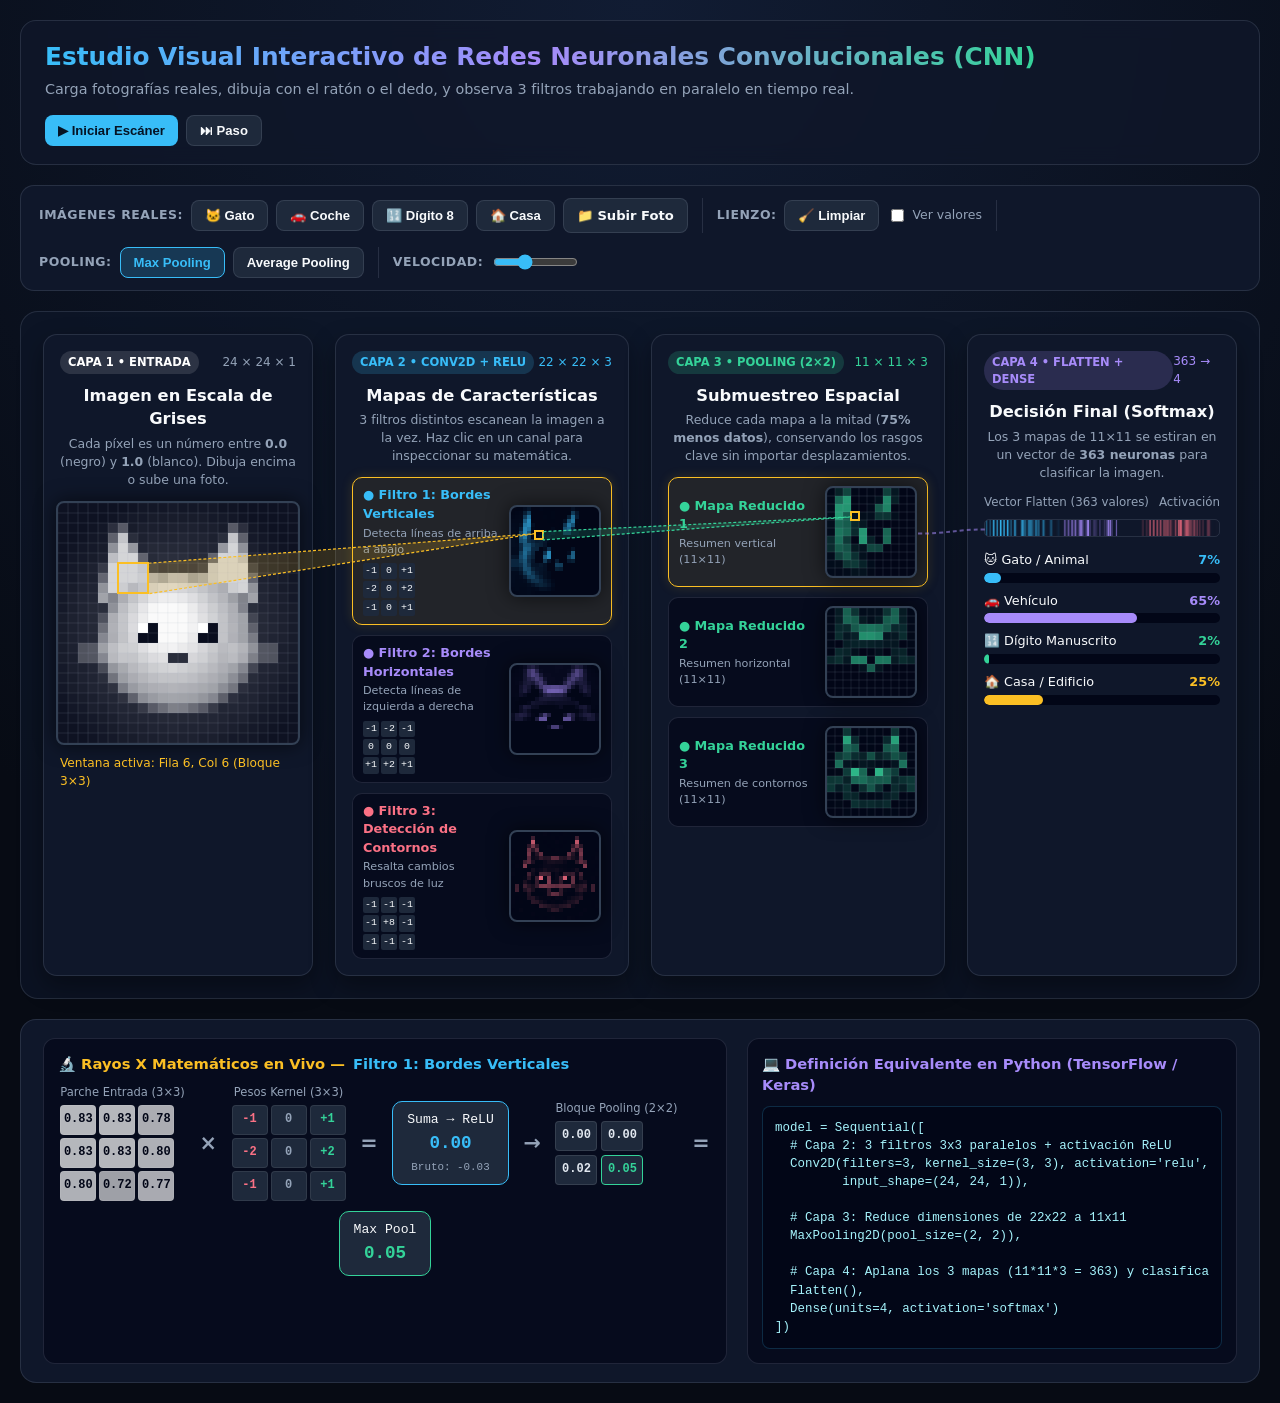
<file: simulador-interactivo-de-redes-convolucionales/public/assets/aistudio/estudio_visual_cnn_real_ff18f86b.html>
<!DOCTYPE html>
<html lang="es">
<head>
<meta charset="UTF-8">
<meta name="viewport" content="width=device-width, initial-scale=1.0">
<title>Estudio Visual CNN — Con Imágenes Reales y Arquitectura Multicapa</title>
<style>
  :root {
    --bg: #070b14;
    --surface: #0f172a;
    --surface-2: #1e293b;
    --surface-3: #283548;
    --text: #f8fafc;
    --muted: #94a3b8;
    --cyan: #38bdf8;
    --emerald: #34d399;
    --amber: #fbbf24;
    --purple: #a78bfa;
    --rose: #fb7185;
    --border: rgba(148, 163, 184, 0.18);
  }
  * { box-sizing: border-box; }
  body {
    font-family: 'Segoe UI', system-ui, -apple-system, sans-serif;
    background: radial-gradient(circle at top center, #111c33 0%, var(--bg) 65%);
    color: var(--text);
    margin: 0;
    padding: 20px;
    line-height: 1.45;
  }
  .container { max-width: 1420px; margin: 0 auto; }

  /* HEADER */
  header {
    display: flex;
    flex-wrap: wrap;
    justify-content: space-between;
    align-items: center;
    gap: 15px;
    background: rgba(15, 23, 42, 0.8);
    border: 1px solid var(--border);
    border-radius: 16px;
    padding: 18px 24px;
    margin-bottom: 20px;
    backdrop-filter: blur(10px);
  }
  header h1 {
    margin: 0;
    font-size: 1.55rem;
    background: linear-gradient(90deg, var(--cyan), var(--purple), var(--emerald));
    -webkit-background-clip: text;
    -webkit-text-fill-color: transparent;
  }
  header p { margin: 4px 0 0 0; color: var(--muted); font-size: 0.9rem; }

  /* BARRA DE CONTROLES */
  .toolbar {
    display: flex;
    flex-wrap: wrap;
    gap: 14px;
    align-items: center;
    background: var(--surface);
    border: 1px solid var(--border);
    border-radius: 14px;
    padding: 12px 18px;
    margin-bottom: 20px;
  }
  .tool-group {
    display: flex;
    align-items: center;
    gap: 8px;
    padding-right: 14px;
    border-right: 1px solid var(--border);
  }
  .tool-group:last-child { border-right: none; padding-right: 0; }
  .tool-label { font-size: 0.78rem; text-transform: uppercase; letter-spacing: 0.5px; color: var(--muted); font-weight: 700; }

  button, select, label.file-btn {
    background: var(--surface-2);
    color: var(--text);
    border: 1px solid var(--border);
    padding: 7px 13px;
    border-radius: 8px;
    font-weight: 600;
    cursor: pointer;
    font-size: 0.82rem;
    transition: all 0.15s ease;
    display: inline-flex;
    align-items: center;
    gap: 6px;
  }
  button:hover, label.file-btn:hover { background: var(--surface-3); border-color: var(--cyan); }
  button.primary { background: var(--cyan); color: #051324; border: none; }
  button.primary:hover { background: #7dd3fc; }
  button.play-active { background: var(--amber); color: #1a1100; border: none; }
  button.active-pill { background: rgba(56, 189, 248, 0.2); border-color: var(--cyan); color: var(--cyan); }
  input[type="file"] { display: none; }
  input[type="range"] { accent-color: var(--cyan); width: 85px; cursor: pointer; }

  /* PIPELINE PRINCIPAL */
  .pipeline-wrapper {
    position: relative;
    background: rgba(15, 23, 42, 0.65);
    border: 1px solid var(--border);
    border-radius: 18px;
    padding: 22px;
    margin-bottom: 20px;
  }
  #connectorSvg {
    position: absolute;
    top: 0; left: 0;
    width: 100%; height: 100%;
    pointer-events: none;
    z-index: 5;
  }
  .pipeline-grid {
    display: grid;
    grid-template-columns: 270px 1fr 1fr 270px;
    gap: 22px;
    position: relative;
    z-index: 2;
  }
  @media (max-width: 1220px) {
    .pipeline-grid { grid-template-columns: repeat(2, 1fr); }
    #connectorSvg { display: none; }
  }
  @media (max-width: 680px) {
    .pipeline-grid { grid-template-columns: 1fr; }
  }

  .card {
    background: var(--surface);
    border: 1px solid var(--border);
    border-radius: 14px;
    padding: 16px;
    display: flex;
    flex-direction: column;
    align-items: center;
    box-shadow: 0 10px 25px rgba(0,0,0,0.35);
  }
  .card-header {
    width: 100%;
    display: flex;
    justify-content: space-between;
    align-items: center;
    margin-bottom: 6px;
  }
  .badge {
    font-size: 0.72rem;
    font-weight: 800;
    padding: 3px 8px;
    border-radius: 999px;
    text-transform: uppercase;
  }
  .badge-in { background: rgba(248,250,252,0.12); color: #fff; }
  .badge-conv { background: rgba(56,189,248,0.18); color: var(--cyan); }
  .badge-pool { background: rgba(52,211,153,0.18); color: var(--emerald); }
  .badge-dense { background: rgba(167,139,250,0.18); color: var(--purple); }

  .card h2 { font-size: 1.02rem; margin: 4px 0; text-align: center; }
  .card-desc { font-size: 0.78rem; color: var(--muted); text-align: center; margin: 0 0 12px 0; min-height: 34px; }

  canvas.matrix-canvas {
    background: #020617;
    border: 2px solid #334155;
    border-radius: 8px;
    cursor: crosshair;
    box-shadow: 0 0 20px rgba(0,0,0,0.6);
    touch-action: none;
  }

  /* MULTI-CANAL PARALELO */
  .channels-stack {
    display: flex;
    flex-direction: column;
    gap: 10px;
    width: 100%;
  }
  .channel-box {
    background: rgba(2, 6, 23, 0.65);
    border: 1px solid var(--border);
    border-radius: 10px;
    padding: 8px 10px;
    display: flex;
    align-items: center;
    justify-content: space-between;
    gap: 10px;
    cursor: pointer;
    transition: all 0.15s;
  }
  .channel-box:hover { border-color: var(--cyan); }
  .channel-box.selected {
    border-color: var(--amber);
    background: rgba(251, 191, 36, 0.08);
    box-shadow: 0 0 12px rgba(251, 191, 36, 0.15);
  }
  .channel-info { flex: 1; text-align: left; }
  .channel-title { font-size: 0.8rem; font-weight: 700; display: flex; align-items: center; gap: 6px; }
  .channel-sub { font-size: 0.7rem; color: var(--muted); margin-top: 2px; }
  .mini-kernel {
    display: grid;
    grid-template-columns: repeat(3, 16px);
    gap: 2px;
    margin-top: 5px;
  }
  .mini-kernel span {
    font-size: 0.62rem;
    font-family: monospace;
    background: var(--surface-2);
    text-align: center;
    border-radius: 2px;
    padding: 1px 0;
  }

  /* VECTOR FLATTEN Y SALIDA */
  .flatten-strip {
    width: 100%;
    height: 18px;
    border-radius: 5px;
    border: 1px solid var(--border);
    margin: 8px 0 14px 0;
  }
  .pred-list { width: 100%; }
  .pred-item { margin-bottom: 9px; }
  .pred-top { display: flex; justify-content: space-between; font-size: 0.8rem; margin-bottom: 3px; }
  .pred-track { width: 100%; height: 10px; background: #020617; border-radius: 99px; overflow: hidden; }
  .pred-fill { height: 100%; border-radius: 99px; transition: width 0.25s ease; }

  /* PANEL RAYOS X MATEMÁTICOS */
  .xray-panel {
    background: var(--surface);
    border: 1px solid var(--border);
    border-radius: 16px;
    padding: 18px 22px;
    display: grid;
    grid-template-columns: 1.4fr 1fr;
    gap: 20px;
  }
  @media (max-width: 980px) { .xray-panel { grid-template-columns: 1fr; } }

  .xray-box {
    background: rgba(2, 6, 23, 0.65);
    border: 1px solid var(--border);
    border-radius: 12px;
    padding: 14px;
  }
  .xray-box h3 { margin: 0 0 10px 0; font-size: 0.92rem; color: var(--amber); display: flex; align-items: center; gap: 8px; }
  .math-flow {
    display: flex;
    flex-wrap: wrap;
    align-items: center;
    justify-content: space-around;
    gap: 10px;
  }
  .grid-3x3 {
    display: grid;
    grid-template-columns: repeat(3, 36px);
    gap: 3px;
  }
  .grid-2x2 {
    display: grid;
    grid-template-columns: repeat(2, 42px);
    gap: 4px;
  }
  .m-cell {
    height: 30px;
    display: flex;
    align-items: center;
    justify-content: center;
    font-family: monospace;
    font-size: 0.75rem;
    font-weight: 700;
    border-radius: 4px;
    background: var(--surface-2);
    border: 1px solid rgba(255,255,255,0.08);
  }
  .op-symbol { font-size: 1.3rem; font-weight: 800; color: var(--muted); }
  .result-pill {
    background: var(--surface-2);
    border: 1px solid var(--cyan);
    padding: 8px 14px;
    border-radius: 10px;
    text-align: center;
    font-family: monospace;
    font-size: 0.82rem;
  }
  .result-pill strong { display: block; font-size: 1.1rem; color: var(--cyan); margin-top: 2px; }

  pre.keras-code {
    margin: 0;
    background: #020617;
    padding: 12px;
    border-radius: 8px;
    font-size: 0.78rem;
    color: #a5f3fc;
    overflow-x: auto;
    border: 1px solid rgba(56,189,248,0.2);
  }
</style>
</head>
<body>

<div class="container">
  <header>
    <div>
      <h1>Estudio Visual Interactivo de Redes Neuronales Convolucionales (CNN)</h1>
      <p>Carga fotografías reales, dibuja con el ratón o el dedo, y observa 3 filtros trabajando en paralelo en tiempo real.</p>
    </div>
    <div style="display:flex; gap:8px; flex-wrap:wrap;">
      <button id="btnPlay" class="primary" onclick="toggleAnimation()">▶ Iniciar Escáner</button>
      <button onclick="stepAnimation()">⏭ Paso</button>
    </div>
  </header>

  <!-- BARRA DE HERRAMIENTAS -->
  <div class="toolbar">
    <div class="tool-group">
      <span class="tool-label">Imágenes Reales:</span>
      <button onclick="loadRealSample('cat')">🐱 Gato</button>
      <button onclick="loadRealSample('car')">🚗 Coche</button>
      <button onclick="loadRealSample('digit8')">🔢 Dígito 8</button>
      <button onclick="loadRealSample('house')">🏠 Casa</button>
      <label class="file-btn">
        📁 Subir Foto
        <input type="file" id="imgUpload" accept="image/*" onchange="handleImageUpload(event)">
      </label>
    </div>

    <div class="tool-group">
      <span class="tool-label">Lienzo:</span>
      <button onclick="clearGrid()">🧹 Limpiar</button>
      <label style="font-size:0.78rem; color:var(--muted); display:flex; align-items:center; gap:5px; cursor:pointer;">
        <input type="checkbox" id="chkNumbers" onchange="renderAll()"> Ver valores
      </label>
    </div>

    <div class="tool-group">
      <span class="tool-label">Pooling:</span>
      <button id="btnMaxPool" class="active-pill" onclick="setPoolMode('max')">Max Pooling</button>
      <button id="btnAvgPool" onclick="setPoolMode('avg')">Average Pooling</button>
    </div>

    <div class="tool-group">
      <span class="tool-label">Velocidad:</span>
      <input type="range" id="speedRange" min="40" max="450" value="180">
    </div>
  </div>

  <!-- FLUJO VISUAL DE LA CNN -->
  <div class="pipeline-wrapper" id="pipelineWrapper">
    <svg id="connectorSvg"></svg>

    <div class="pipeline-grid">
      <!-- ETAPA 1: ENTRADA -->
      <div class="card" id="cardInput">
        <div class="card-header">
          <span class="badge badge-in">Capa 1 • Entrada</span>
          <span style="font-size:0.75rem; color:var(--muted);">24 × 24 × 1</span>
        </div>
        <h2>Imagen en Escala de Grises</h2>
        <p class="card-desc">Cada píxel es un número entre <strong>0.0</strong> (negro) y <strong>1.0</strong> (blanco). Dibuja encima o sube una foto.</p>
        <canvas id="canvasInput" class="matrix-canvas" width="240" height="240"></canvas>
        <div style="margin-top:10px; font-size:0.76rem; color:var(--amber);" id="coordReadout">
          Ventana activa: Fila 0, Col 0
        </div>
      </div>

      <!-- ETAPA 2: CONVOLUCIÓN PARALELA (3 CANALES) -->
      <div class="card" id="cardConv">
        <div class="card-header">
          <span class="badge badge-conv">Capa 2 • Conv2D + ReLU</span>
          <span style="font-size:0.75rem; color:var(--cyan);">22 × 22 × 3</span>
        </div>
        <h2>Mapas de Características</h2>
        <p class="card-desc">3 filtros distintos escanean la imagen a la vez. Haz clic en un canal para inspeccionar su matemática.</p>

        <div class="channels-stack">
          <div class="channel-box selected" id="chBox0" onclick="selectChannel(0)">
            <div class="channel-info">
              <div class="channel-title" style="color:var(--cyan);">● Filtro 1: Bordes Verticales</div>
              <div class="channel-sub">Detecta líneas de arriba a abajo</div>
              <div class="mini-kernel" id="mk0"></div>
            </div>
            <canvas id="canvasConv0" class="matrix-canvas" width="88" height="88"></canvas>
          </div>

          <div class="channel-box" id="chBox1" onclick="selectChannel(1)">
            <div class="channel-info">
              <div class="channel-title" style="color:var(--purple);">● Filtro 2: Bordes Horizontales</div>
              <div class="channel-sub">Detecta líneas de izquierda a derecha</div>
              <div class="mini-kernel" id="mk1"></div>
            </div>
            <canvas id="canvasConv1" class="matrix-canvas" width="88" height="88"></canvas>
          </div>

          <div class="channel-box" id="chBox2" onclick="selectChannel(2)">
            <div class="channel-info">
              <div class="channel-title" style="color:var(--rose);">● Filtro 3: Detección de Contornos</div>
              <div class="channel-sub">Resalta cambios bruscos de luz</div>
              <div class="mini-kernel" id="mk2"></div>
            </div>
            <canvas id="canvasConv2" class="matrix-canvas" width="88" height="88"></canvas>
          </div>
        </div>
      </div>

      <!-- ETAPA 3: POOLING PARALELO (3 CANALES) -->
      <div class="card" id="cardPool">
        <div class="card-header">
          <span class="badge badge-pool">Capa 3 • Pooling (2×2)</span>
          <span style="font-size:0.75rem; color:var(--emerald);">11 × 11 × 3</span>
        </div>
        <h2>Submuestreo Espacial</h2>
        <p class="card-desc">Reduce cada mapa a la mitad (<strong>75% menos datos</strong>), conservando los rasgos clave sin importar desplazamientos.</p>

        <div class="channels-stack">
          <div class="channel-box selected" id="pBox0" onclick="selectChannel(0)">
            <div class="channel-info">
              <div class="channel-title" style="color:var(--emerald);">● Mapa Reducido 1</div>
              <div class="channel-sub">Resumen vertical (11×11)</div>
            </div>
            <canvas id="canvasPool0" class="matrix-canvas" width="88" height="88"></canvas>
          </div>

          <div class="channel-box" id="pBox1" onclick="selectChannel(1)">
            <div class="channel-info">
              <div class="channel-title" style="color:var(--emerald);">● Mapa Reducido 2</div>
              <div class="channel-sub">Resumen horizontal (11×11)</div>
            </div>
            <canvas id="canvasPool1" class="matrix-canvas" width="88" height="88"></canvas>
          </div>

          <div class="channel-box" id="pBox2" onclick="selectChannel(2)">
            <div class="channel-info">
              <div class="channel-title" style="color:var(--emerald);">● Mapa Reducido 3</div>
              <div class="channel-sub">Resumen de contornos (11×11)</div>
            </div>
            <canvas id="canvasPool2" class="matrix-canvas" width="88" height="88"></canvas>
          </div>
        </div>
      </div>

      <!-- ETAPA 4: FLATTEN + CLASIFICACIÓN -->
      <div class="card" id="cardDense">
        <div class="card-header">
          <span class="badge badge-dense">Capa 4 • Flatten + Dense</span>
          <span style="font-size:0.75rem; color:var(--purple);">363 → 4</span>
        </div>
        <h2>Decisión Final (Softmax)</h2>
        <p class="card-desc">Los 3 mapas de 11×11 se estiran en un vector de <strong>363 neuronas</strong> para clasificar la imagen.</p>

        <div style="width:100%; font-size:0.74rem; color:var(--muted); display:flex; justify-content:space-between;">
          <span>Vector Flatten (363 valores)</span>
          <span>Activación</span>
        </div>
        <canvas id="canvasFlatten" class="flatten-strip" width="236" height="18"></canvas>

        <div class="pred-list" id="predList"></div>
      </div>
    </div>
  </div>

  <!-- PANEL INFERIOR: RAYOS X MATEMÁTICOS + CÓDIGO KERAS -->
  <div class="xray-panel">
    <div class="xray-box">
      <h3>🔬 Rayos X Matemáticos en Vivo — <span id="activeChannelTitle" style="color:var(--cyan);">Filtro 1: Bordes Verticales</span></h3>
      <div class="math-flow">
        <div>
          <div style="font-size:0.72rem; color:var(--muted); text-align:center; margin-bottom:4px;">Parche Entrada (3×3)</div>
          <div class="grid-3x3" id="xrayPatch"></div>
        </div>

        <div class="op-symbol">×</div>

        <div>
          <div style="font-size:0.72rem; color:var(--muted); text-align:center; margin-bottom:4px;">Pesos Kernel (3×3)</div>
          <div class="grid-3x3" id="xrayKernel"></div>
        </div>

        <div class="op-symbol">=</div>

        <div class="result-pill">
          <span>Suma → ReLU</span>
          <strong id="xrayReluVal">0.00</strong>
          <span style="font-size:0.68rem; color:var(--muted);" id="xrayRawVal">Bruto: 0.00</span>
        </div>

        <div class="op-symbol">→</div>

        <div>
          <div style="font-size:0.72rem; color:var(--muted); text-align:center; margin-bottom:4px;">Bloque Pooling (2×2)</div>
          <div class="grid-2x2" id="xrayPoolGrid"></div>
        </div>

        <div class="op-symbol">=</div>

        <div class="result-pill" style="border-color:var(--emerald);">
          <span id="xrayPoolLabel">Max Pool</span>
          <strong style="color:var(--emerald);" id="xrayPoolVal">0.00</strong>
        </div>
      </div>
    </div>

    <div class="xray-box">
      <h3 style="color:var(--purple);">💻 Definición Equivalente en Python (TensorFlow / Keras)</h3>
<pre class="keras-code">model = Sequential([
  # Capa 2: 3 filtros 3x3 paralelos + activación ReLU
  Conv2D(filters=3, kernel_size=(3, 3), activation='relu',
         input_shape=(24, 24, 1)),

  # Capa 3: Reduce dimensiones de 22x22 a 11x11
  MaxPooling2D(pool_size=(2, 2)),

  # Capa 4: Aplana los 3 mapas (11*11*3 = 363) y clasifica
  Flatten(),
  Dense(units=4, activation='softmax')
])</pre>
    </div>
  </div>
</div>

<script>
  const IN_SIZE = 24;
  const CONV_SIZE = IN_SIZE - 2; // 22
  const POOL_SIZE = CONV_SIZE / 2; // 11

  let inputGrid = Array.from({ length: IN_SIZE }, () => Array(IN_SIZE).fill(0));
  let convMaps = [null, null, null];
  let poolMaps = [null, null, null];

  let activeChannel = 0;
  let poolMode = 'max';
  let focusRow = 6; // Coordenada en convMap (0..21)
  let focusCol = 6;
  let isDrawing = false;
  let animTimer = null;

  const FILTERS = [
    {
      name: 'Filtro 1: Bordes Verticales',
      color: '56, 189, 248',
      hex: '#38bdf8',
      kernel: [
        [-1, 0, 1],
        [-2, 0, 2],
        [-1, 0, 1]
      ],
      div: 4
    },
    {
      name: 'Filtro 2: Bordes Horizontales',
      color: '167, 139, 250',
      hex: '#a78bfa',
      kernel: [
        [-1, -2, -1],
        [ 0,  0,  0],
        [ 1,  2,  1]
      ],
      div: 4
    },
    {
      name: 'Filtro 3: Detección de Contornos',
      color: '251, 113, 133',
      hex: '#fb7185',
      kernel: [
        [-1, -1, -1],
        [-1,  8, -1],
        [-1, -1, -1]
      ],
      div: 4
    }
  ];

  // Inicializar mini-kernels en tarjetas
  function initMiniKernels() {
    FILTERS.forEach((f, idx) => {
      const el = document.getElementById('mk' + idx);
      el.innerHTML = f.kernel.flat().map(v => `<span>${v > 0 ? '+'+v : v}</span>`).join('');
    });
  }

  // Generador procedural de fotografías/objetos realistas en escala de grises 24x24
  function loadRealSample(type) {
    stopAnimation();
    const off = document.createElement('canvas');
    off.width = IN_SIZE;
    off.height = IN_SIZE;
    const ctx = off.getContext('2d');

    ctx.fillStyle = '#080c14';
    ctx.fillRect(0, 0, IN_SIZE, IN_SIZE);

    if (type === 'cat') {
      // Fondo suave
      const grad = ctx.createRadialGradient(12, 13, 2, 12, 13, 14);
      grad.addColorStop(0, '#334155');
      grad.addColorStop(1, '#090d16');
      ctx.fillStyle = grad;
      ctx.fillRect(0, 0, IN_SIZE, IN_SIZE);

      // Orejas triangulares
      ctx.fillStyle = '#cbd5e1';
      ctx.beginPath(); ctx.moveTo(4, 10); ctx.lineTo(6, 2); ctx.lineTo(10, 8); ctx.fill();
      ctx.beginPath(); ctx.moveTo(20, 10); ctx.lineTo(18, 2); ctx.lineTo(14, 8); ctx.fill();

      // Cabeza redondeada con sombreado
      const headGrad = ctx.createRadialGradient(11, 12, 2, 12, 13, 9);
      headGrad.addColorStop(0, '#f8fafc');
      headGrad.addColorStop(0.7, '#94a3b8');
      headGrad.addColorStop(1, '#475569');
      ctx.fillStyle = headGrad;
      ctx.beginPath(); ctx.ellipse(12, 14, 8, 7, 0, 0, Math.PI * 2); ctx.fill();

      // Ojos oscuros y pupilas brillantes
      ctx.fillStyle = '#020617';
      ctx.fillRect(8, 12, 2, 2);
      ctx.fillRect(14, 12, 2, 2);
      ctx.fillStyle = '#ffffff';
      ctx.fillRect(8, 12, 1, 1);
      ctx.fillRect(14, 12, 1, 1);

      // Nariz y bigotes
      ctx.fillStyle = '#1e293b';
      ctx.fillRect(11, 15, 2, 1);
      ctx.strokeStyle = 'rgba(255,255,255,0.55)';
      ctx.lineWidth = 0.8;
      ctx.beginPath();
      ctx.moveTo(2, 15); ctx.lineTo(7, 15);
      ctx.moveTo(17, 15); ctx.lineTo(22, 15);
      ctx.stroke();

    } else if (type === 'car') {
      // Cielo y carretera
      ctx.fillStyle = '#1e293b';
      ctx.fillRect(0, 0, IN_SIZE, 17);
      ctx.fillStyle = '#0f172a';
      ctx.fillRect(0, 17, IN_SIZE, 7);
      ctx.fillStyle = '#64748b';
      ctx.fillRect(0, 17, IN_SIZE, 1);

      // Carrocería metálica
      const bodyGrad = ctx.createLinearGradient(0, 8, 0, 17);
      bodyGrad.addColorStop(0, '#f8fafc');
      bodyGrad.addColorStop(1, '#64748b');
      ctx.fillStyle = bodyGrad;
      ctx.fillRect(3, 12, 18, 5);
      ctx.fillRect(6, 8, 11, 4);

      // Ventanas oscuras
      ctx.fillStyle = '#0f172a';
      ctx.fillRect(7, 9, 4, 3);
      ctx.fillRect(12, 9, 4, 3);

      // Ruedas y llantas
      ctx.fillStyle = '#020617';
      ctx.beginPath(); ctx.arc(7, 17, 2.6, 0, Math.PI*2); ctx.fill();
      ctx.beginPath(); ctx.arc(17, 17, 2.6, 0, Math.PI*2); ctx.fill();
      ctx.fillStyle = '#e2e8f0';
      ctx.fillRect(6, 16, 2, 2);
      ctx.fillRect(16, 16, 2, 2);

    } else if (type === 'digit8') {
      ctx.fillStyle = '#000000';
      ctx.fillRect(0, 0, IN_SIZE, IN_SIZE);
      ctx.strokeStyle = '#ffffff';
      ctx.lineWidth = 2.6;
      ctx.beginPath(); ctx.arc(12, 7.5, 4.2, 0, Math.PI*2); ctx.stroke();
      ctx.beginPath(); ctx.arc(12, 16.2, 4.8, 0, Math.PI*2); ctx.stroke();

    } else if (type === 'house') {
      ctx.fillStyle = '#0f172a';
      ctx.fillRect(0, 0, IN_SIZE, IN_SIZE);
      // Tejado
      ctx.fillStyle = '#e2e8f0';
      ctx.beginPath(); ctx.moveTo(3, 11); ctx.lineTo(12, 3); ctx.lineTo(21, 11); ctx.closePath(); ctx.fill();
      // Fachada
      ctx.fillStyle = '#94a3b8';
      ctx.fillRect(5, 11, 14, 10);
      // Puerta y ventana
      ctx.fillStyle = '#0f172a';
      ctx.fillRect(10, 15, 4, 6);
      ctx.fillStyle = '#ffffff';
      ctx.fillRect(7, 13, 2, 2);
      ctx.fillRect(15, 13, 2, 2);
    }

    extractImageToGrid(ctx);
  }

  function handleImageUpload(e) {
    const file = e.target.files[0];
    if (!file) return;
    stopAnimation();
    const reader = new FileReader();
    reader.onload = function(evt) {
      const img = new Image();
      img.onload = function() {
        const off = document.createElement('canvas');
        off.width = IN_SIZE;
        off.height = IN_SIZE;
        const ctx = off.getContext('2d');
        // Recorte cuadrado centrado
        const side = Math.min(img.width, img.height);
        const sx = (img.width - side) / 2;
        const sy = (img.height - side) / 2;
        ctx.drawImage(img, sx, sy, side, side, 0, 0, IN_SIZE, IN_SIZE);
        extractImageToGrid(ctx);
      };
      img.src = evt.target.result;
    };
    reader.readAsDataURL(file);
  }

  function extractImageToGrid(ctx) {
    const imgData = ctx.getImageData(0, 0, IN_SIZE, IN_SIZE).data;
    for (let y = 0; y < IN_SIZE; y++) {
      for (let x = 0; x < IN_SIZE; x++) {
        const idx = (y * IN_SIZE + x) * 4;
        // Luminancia perceptual
        const lum = (0.299 * imgData[idx] + 0.587 * imgData[idx+1] + 0.114 * imgData[idx+2]) / 255;
        inputGrid[y][x] = Number(lum.toFixed(2));
      }
    }
    computeCNN();
  }

  function clearGrid() {
    stopAnimation();
    inputGrid = Array.from({ length: IN_SIZE }, () => Array(IN_SIZE).fill(0));
    computeCNN();
  }

  function setPoolMode(mode) {
    poolMode = mode;
    document.getElementById('btnMaxPool').classList.toggle('active-pill', mode === 'max');
    document.getElementById('btnAvgPool').classList.toggle('active-pill', mode === 'avg');
    computeCNN();
  }

  function selectChannel(idx) {
    activeChannel = idx;
    for (let i = 0; i < 3; i++) {
      document.getElementById('chBox' + i).classList.toggle('selected', i === idx);
      document.getElementById('pBox' + i).classList.toggle('selected', i === idx);
    }
    renderAll();
  }

  // CÁLCULO DE LA CNN
  function computeCNN() {
    for (let c = 0; c < 3; c++) {
      const kernel = FILTERS[c].kernel;
      const div = FILTERS[c].div;
      let cMap = Array.from({ length: CONV_SIZE }, () => Array(CONV_SIZE).fill(0));

      for (let y = 0; y < CONV_SIZE; y++) {
        for (let x = 0; x < CONV_SIZE; x++) {
          let sum = 0;
          for (let ky = 0; ky < 3; ky++) {
            for (let kx = 0; kx < 3; kx++) {
              sum += inputGrid[y + ky][x + kx] * kernel[ky][kx];
            }
          }
          // ReLU
          cMap[y][x] = Math.max(0, sum / div);
        }
      }
      convMaps[c] = cMap;

      let pMap = Array.from({ length: POOL_SIZE }, () => Array(POOL_SIZE).fill(0));
      for (let y = 0; y < POOL_SIZE; y++) {
        for (let x = 0; x < POOL_SIZE; x++) {
          const vals = [
            cMap[y * 2][x * 2],
            cMap[y * 2][x * 2 + 1],
            cMap[y * 2 + 1][x * 2],
            cMap[y * 2 + 1][x * 2 + 1]
          ];
          pMap[y][x] = poolMode === 'max'
            ? Math.max(...vals)
            : vals.reduce((a, b) => a + b, 0) / 4;
        }
      }
      poolMaps[c] = pMap;
    }
    renderAll();
  }

  // RENDERIZADO DE MATRICES
  function drawMatrix(canvasId, matrix, rgbColor, highlightRect, showNums) {
    const canvas = document.getElementById(canvasId);
    const ctx = canvas.getContext('2d');
    const rows = matrix.length;
    const cols = matrix[0].length;
    const cellW = canvas.width / cols;
    const cellH = canvas.height / rows;

    ctx.clearRect(0, 0, canvas.width, canvas.height);

    for (let y = 0; y < rows; y++) {
      for (let x = 0; x < cols; x++) {
        const val = Math.min(1, Math.max(0, matrix[y][x]));
        ctx.fillStyle = `rgba(${rgbColor}, ${val})`;
        ctx.fillRect(x * cellW, y * cellH, cellW, cellH);

        if (cellW >= 8) {
          ctx.strokeStyle = 'rgba(148, 163, 184, 0.14)';
          ctx.lineWidth = 0.6;
          ctx.strokeRect(x * cellW, y * cellH, cellW, cellH);
        }

        if (showNums && cellW >= 10) {
          ctx.fillStyle = val > 0.55 ? '#020617' : '#e2e8f0';
          ctx.font = 'bold 6.5px monospace';
          ctx.textAlign = 'center';
          ctx.textBaseline = 'middle';
          ctx.fillText(val.toFixed(1).replace('0.', '.'), x * cellW + cellW/2, y * cellH + cellH/2);
        }
      }
    }

    if (highlightRect) {
      ctx.strokeStyle = '#fbbf24';
      ctx.lineWidth = 2;
      ctx.strokeRect(
        highlightRect.x * cellW,
        highlightRect.y * cellH,
        highlightRect.w * cellW,
        highlightRect.h * cellH
      );
    }
  }

  function renderAll() {
    const showNums = document.getElementById('chkNumbers').checked;

    // 1. Entrada (ventana 3x3 en focusRow, focusCol)
    drawMatrix('canvasInput', inputGrid, '255, 255, 255', { x: focusCol, y: focusRow, w: 3, h: 3 }, showNums);
    document.getElementById('coordReadout').textContent = `Ventana activa: Fila ${focusRow}, Col ${focusCol} (Bloque 3×3)`;

    // 2. Mapas Convolución (ventana 2x2 alineada al bloque de pooling)
    const pRow = Math.floor(focusRow / 2);
    const pCol = Math.floor(focusCol / 2);
    for (let c = 0; c < 3; c++) {
      drawMatrix(
        'canvasConv' + c,
        convMaps[c],
        FILTERS[c].color,
        c === activeChannel ? { x: pCol * 2, y: pRow * 2, w: 2, h: 2 } : null,
        false
      );
      drawMatrix(
        'canvasPool' + c,
        poolMaps[c],
        '52, 211, 153',
        c === activeChannel ? { x: pCol, y: pRow, w: 1, h: 1 } : null,
        false
      );
    }

    renderFlattenAndPredictions();
    renderXRayMath(pRow, pCol);
    drawConnectors();
  }

  function renderFlattenAndPredictions() {
    // Tira Flatten de 363 valores (3 * 11 * 11)
    const fCanvas = document.getElementById('canvasFlatten');
    const fCtx = fCanvas.getContext('2d');
    fCtx.clearRect(0, 0, fCanvas.width, fCanvas.height);

    const flatVals = [];
    for (let c = 0; c < 3; c++) {
      for (let y = 0; y < POOL_SIZE; y++) {
        for (let x = 0; x < POOL_SIZE; x++) {
          flatVals.push({ val: poolMaps[c][y][x], color: FILTERS[c].color });
        }
      }
    }
    const barW = fCanvas.width / flatVals.length;
    flatVals.forEach((item, i) => {
      fCtx.fillStyle = `rgba(${item.color}, ${Math.min(1, item.val * 1.4)})`;
      fCtx.fillRect(i * barW, 0, Math.ceil(barW), fCanvas.height);
    });

    // Heurística visual de clasificación basada en firmas espaciales de los 3 mapas
    const sumV = poolMaps[0].flat().reduce((a,b)=>a+b, 0);
    const sumH = poolMaps[1].flat().reduce((a,b)=>a+b, 0);
    const sumE = poolMaps[2].flat().reduce((a,b)=>a+b, 0);
    const topHalf = inputGrid.slice(0, 10).flat().reduce((a,b)=>a+b, 0);
    const botHalf = inputGrid.slice(12, 22).flat().reduce((a,b)=>a+b, 0);
    const totalLum = topHalf + botHalf;

    let scores = [1.0, 1.0, 1.0, 1.0]; // [Gato, Coche, Dígito 8, Casa]
    if (totalLum > 5) {
      // Coche tiene mucha energía horizontal en la mitad inferior
      scores[1] += (sumH / (sumV + 1)) * 2.2 + (botHalf > topHalf * 1.3 ? 1.8 : 0);
      // Gato tiene masa centrada arriba y bordes diagonales/orejas
      scores[0] += (sumE / 12) + (topHalf > botHalf * 0.9 ? 1.5 : 0);
      // Dígito 8 tiene simetría vertical/horizontal muy alta en fondo oscuro
      scores[2] += (totalLum < 95 && Math.abs(sumV - sumH) < 8 ? 2.8 : 0.4);
      // Casa tiene pico triangular superior y base rectangular
      scores[3] += (sumV * 0.08) + (botHalf > topHalf * 1.1 ? 1.4 : 0);
    }

    // Softmax
    const maxS = Math.max(...scores);
    const exps = scores.map(s => Math.exp(s - maxS));
    const sumExp = exps.reduce((a, b) => a + b, 0);
    const probs = exps.map(e => Math.round((e / sumExp) * 100));

    const labels = [
      { name: '🐱 Gato / Animal', color: '#38bdf8' },
      { name: '🚗 Vehículo', color: '#a78bfa' },
      { name: '🔢 Dígito Manuscrito', color: '#34d399' },
      { name: '🏠 Casa / Edificio', color: '#fbbf24' }
    ];

    document.getElementById('predList').innerHTML = labels.map((lbl, i) => `
      <div class="pred-item">
        <div class="pred-top">
          <span>${lbl.name}</span>
          <strong style="color:${lbl.color};">${probs[i]}%</strong>
        </div>
        <div class="pred-track">
          <div class="pred-fill" style="width:${probs[i]}%; background:${lbl.color};"></div>
        </div>
      </div>
    `).join('');
  }

  function renderXRayMath(pRow, pCol) {
    const f = FILTERS[activeChannel];
    document.getElementById('activeChannelTitle').textContent = f.name;
    document.getElementById('activeChannelTitle').style.color = f.hex;

    let patchHTML = '';
    let kernelHTML = '';
    let rawSum = 0;

    for (let ky = 0; ky < 3; ky++) {
      for (let kx = 0; kx < 3; kx++) {
        const pVal = inputGrid[focusRow + ky][focusCol + kx];
        const kVal = f.kernel[ky][kx];
        rawSum += pVal * kVal;

        const bgAlpha = Math.min(0.85, pVal * 0.85);
        patchHTML += `<div class="m-cell" style="background:rgba(255,255,255,${bgAlpha}); color:${pVal > 0.5 ? '#020617' : '#fff'};">${pVal.toFixed(2)}</div>`;
        kernelHTML += `<div class="m-cell" style="color:${kVal > 0 ? '#34d399' : (kVal < 0 ? '#fb7185' : '#94a3b8')};">${kVal > 0 ? '+'+kVal : kVal}</div>`;
      }
    }

    const scaledRaw = rawSum / f.div;
    const afterRelu = Math.max(0, scaledRaw);

    document.getElementById('xrayPatch').innerHTML = patchHTML;
    document.getElementById('xrayKernel').innerHTML = kernelHTML;
    document.getElementById('xrayRawVal').textContent = `Bruto: ${scaledRaw.toFixed(2)}`;
    document.getElementById('xrayReluVal').textContent = afterRelu.toFixed(2);

    // Bloque 2x2 de pooling
    const cMap = convMaps[activeChannel];
    const pVals = [
      cMap[pRow * 2][pCol * 2],
      cMap[pRow * 2][pCol * 2 + 1],
      cMap[pRow * 2 + 1][pCol * 2],
      cMap[pRow * 2 + 1][pCol * 2 + 1]
    ];
    const pooledVal = poolMaps[activeChannel][pRow][pCol];

    document.getElementById('xrayPoolGrid').innerHTML = pVals.map(v => {
      const isWinner = poolMode === 'max' && Math.abs(v - pooledVal) < 0.001 && v > 0;
      return `<div class="m-cell" style="border-color:${isWinner ? '#34d399' : 'rgba(255,255,255,0.1)'}; color:${isWinner ? '#34d399' : '#e2e8f0'};">${v.toFixed(2)}</div>`;
    }).join('');

    document.getElementById('xrayPoolLabel').textContent = poolMode === 'max' ? 'Max Pool' : 'Avg Pool';
    document.getElementById('xrayPoolVal').textContent = pooledVal.toFixed(2);
  }

  // LÍNEAS SVG CONECTORAS ENTRE CAPAS
  function drawConnectors() {
    const svg = document.getElementById('connectorSvg');
    const wrapper = document.getElementById('pipelineWrapper').getBoundingClientRect();
    if (wrapper.width < 1180) { svg.innerHTML = ''; return; }

    const inCanvas = document.getElementById('canvasInput').getBoundingClientRect();
    const convCanvas = document.getElementById('canvasConv' + activeChannel).getBoundingClientRect();
    const poolCanvas = document.getElementById('canvasPool' + activeChannel).getBoundingClientRect();
    const flatCanvas = document.getElementById('canvasFlatten').getBoundingClientRect();

    const cellIn = inCanvas.width / IN_SIZE;
    const x1 = (inCanvas.left - wrapper.left) + (focusCol + 3) * cellIn;
    const y1Top = (inCanvas.top - wrapper.top) + focusRow * cellIn;
    const y1Bot = y1Top + 3 * cellIn;

    const cellConv = convCanvas.width / CONV_SIZE;
    const x2 = (convCanvas.left - wrapper.left) + focusCol * cellConv;
    const y2 = (convCanvas.top - wrapper.top) + (focusRow + 0.5) * cellConv;

    const pRow = Math.floor(focusRow / 2);
    const pCol = Math.floor(focusCol / 2);
    const x2Right = (convCanvas.left - wrapper.left) + (pCol * 2 + 2) * cellConv;
    const y2PoolTop = (convCanvas.top - wrapper.top) + (pRow * 2) * cellConv;
    const y2PoolBot = y2PoolTop + 2 * cellConv;

    const cellPool = poolCanvas.width / POOL_SIZE;
    const x3 = (poolCanvas.left - wrapper.left) + pCol * cellPool;
    const y3 = (poolCanvas.top - wrapper.top) + (pRow + 0.5) * cellPool;

    const x3Right = (poolCanvas.left - wrapper.left) + poolCanvas.width;
    const y3Mid = (poolCanvas.top - wrapper.top) + poolCanvas.height / 2;
    const x4 = (flatCanvas.left - wrapper.left);
    const y4 = (flatCanvas.top - wrapper.top) + flatCanvas.height / 2;

    svg.innerHTML = `
      <polygon points="${x1},${y1Top} ${x2},${y2} ${x1},${y1Bot}" fill="rgba(251, 191, 36, 0.16)" stroke="#fbbf24" stroke-width="1.2" stroke-dasharray="3,2"/>
      <polygon points="${x2Right},${y2PoolTop} ${x3},${y3} ${x2Right},${y2PoolBot}" fill="rgba(52, 211, 153, 0.16)" stroke="#34d399" stroke-width="1.2" stroke-dasharray="3,2"/>
      <path d="M ${x3Right} ${y3Mid} C ${x3Right + 30} ${y3Mid}, ${x4 - 30} ${y4}, ${x4} ${y4}" fill="none" stroke="rgba(167, 139, 250, 0.55)" stroke-width="2" stroke-dasharray="4,3"/>
    `;
  }

  // INTERACCIÓN CON RATÓN / TÁCTIL
  const canvasInput = document.getElementById('canvasInput');
  function handlePointer(e, paint) {
    const rect = canvasInput.getBoundingClientRect();
    const clientX = e.touches ? e.touches[0].clientX : e.clientX;
    const clientY = e.touches ? e.touches[0].clientY : e.clientY;
    const x = Math.floor(((clientX - rect.left) / rect.width) * IN_SIZE);
    const y = Math.floor(((clientY - rect.top) / rect.height) * IN_SIZE);

    if (x >= 0 && x < IN_SIZE && y >= 0 && y < IN_SIZE) {
      focusRow = Math.min(CONV_SIZE - 1, Math.max(0, y - 1));
      focusCol = Math.min(CONV_SIZE - 1, Math.max(0, x - 1));
      if (paint) {
        inputGrid[y][x] = 1.0;
        if (x + 1 < IN_SIZE) inputGrid[y][x+1] = Math.max(inputGrid[y][x+1], 0.55);
        if (y + 1 < IN_SIZE) inputGrid[y+1][x] = Math.max(inputGrid[y+1][x], 0.55);
        computeCNN();
      } else {
        renderAll();
      }
    }
  }

  canvasInput.addEventListener('mousedown', e => { isDrawing = true; handlePointer(e, true); });
  canvasInput.addEventListener('mousemove', e => { handlePointer(e, isDrawing); });
  window.addEventListener('mouseup', () => { isDrawing = false; });

  canvasInput.addEventListener('touchstart', e => { e.preventDefault(); isDrawing = true; handlePointer(e, true); }, { passive: false });
  canvasInput.addEventListener('touchmove', e => { e.preventDefault(); handlePointer(e, true); }, { passive: false });
  window.addEventListener('touchend', () => { isDrawing = false; });

  // Inspección directa en mapas de convolución
  for (let c = 0; c < 3; c++) {
    const cEl = document.getElementById('canvasConv' + c);
    cEl.addEventListener('mousemove', e => {
      if (animTimer) return;
      const rect = cEl.getBoundingClientRect();
      const x = Math.floor(((e.clientX - rect.left) / rect.width) * CONV_SIZE);
      const y = Math.floor(((e.clientY - rect.top) / rect.height) * CONV_SIZE);
      if (x >= 0 && x < CONV_SIZE && y >= 0 && y < CONV_SIZE) {
        if (activeChannel !== c) selectChannel(c);
        focusRow = y;
        focusCol = x;
        renderAll();
      }
    });
  }

  // ANIMACIÓN ESCÁNER
  function stepAnimation() {
    focusCol += 2;
    if (focusCol >= CONV_SIZE) {
      focusCol = 0;
      focusRow += 2;
      if (focusRow >= CONV_SIZE) focusRow = 0;
    }
    renderAll();
  }

  function toggleAnimation() {
    const btn = document.getElementById('btnPlay');
    if (animTimer) {
      stopAnimation();
    } else {
      btn.textContent = '⏸ Pausar Escáner';
      btn.classList.remove('primary');
      btn.classList.add('play-active');
      const runStep = () => {
        stepAnimation();
        const delay = 500 - parseInt(document.getElementById('speedRange').value, 10);
        animTimer = setTimeout(runStep, delay);
      };
      runStep();
    }
  }

  function stopAnimation() {
    if (animTimer) {
      clearTimeout(animTimer);
      animTimer = null;
    }
    const btn = document.getElementById('btnPlay');
    btn.textContent = '▶ Iniciar Escáner';
    btn.classList.add('primary');
    btn.classList.remove('play-active');
  }

  window.addEventListener('resize', drawConnectors);

  // Arranque inicial
  initMiniKernels();
  loadRealSample('cat');
</script>
</body>
</html>
</file>
